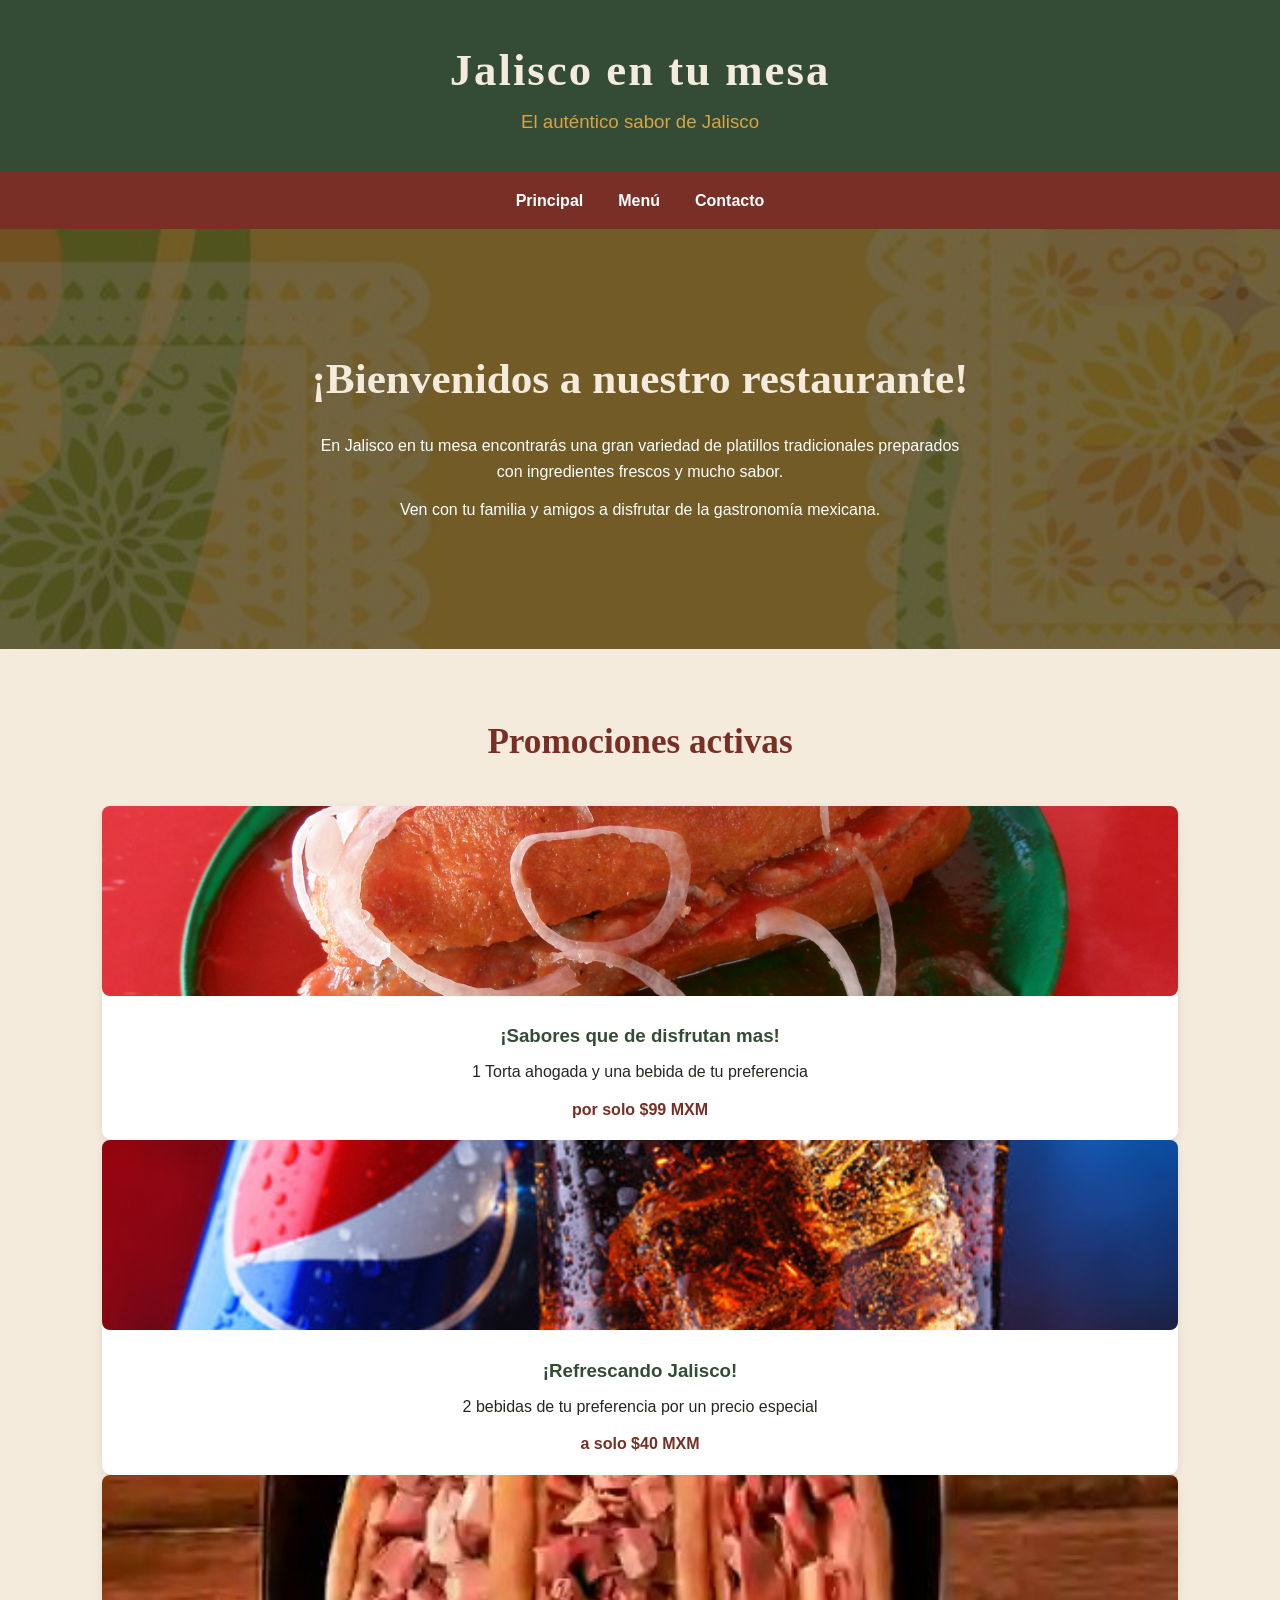
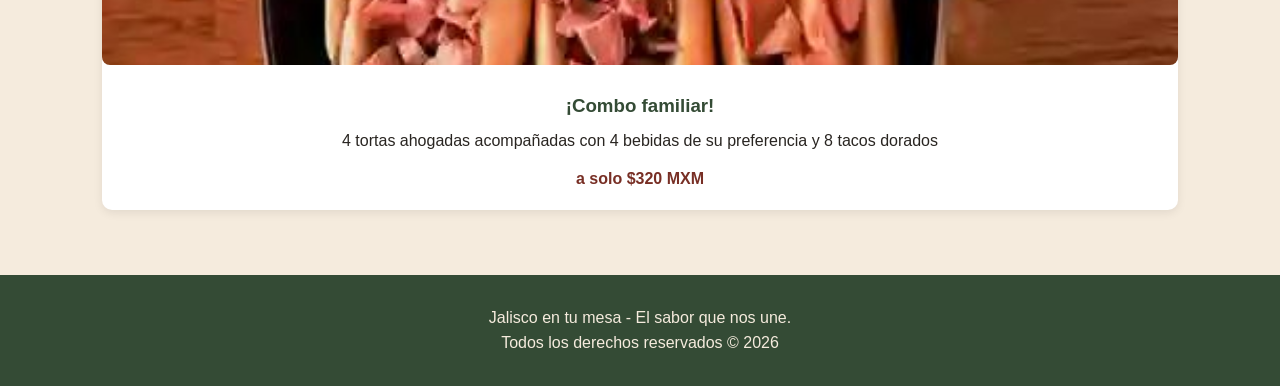
<file: index.html>
<!DOCTYPE html>
<html lang="es">
<head>
    <meta charset="UTF-8">
    <meta name="viewport" content="width=device-width, initial-scale=1.0">
    <title>jalisco en tu mesa</title>
    <link rel="stylesheet" href="style.css">
</head>

<body>

    <header class="encabezado">
        <h1>Jalisco en tu mesa</h1>
        <h3>El auténtico sabor de Jalisco</h3>
    </header>

    <nav class="navegacion">
        <a href="index.html">Principal</a>
        <a href="menu.html">Menú</a>
        <a href="contacto.html">Contacto</a>
    </nav>
    
    <main>
        <section class="inicio" id="inicio">
            <h2>
                ¡Bienvenidos a nuestro restaurante!
            </h2>

            <p>
                En Jalisco en tu mesa encontrarás una gran variedad
                de platillos tradicionales preparados con ingredientes
                frescos y mucho sabor.
            </p>

            <p>
                Ven con tu familia y amigos a disfrutar de la
                gastronomía mexicana.
            </p>
        </section>
        
        <section>
            <h2>Promociones activas</h2>
            
            <div class="contenedor-descuentos">
                <article class="promo">
                    <img src="assets/img/torta.jpg" width="200">
                        <div class="info-promo">
                            <h3>¡Sabores que de disfrutan mas!</h3>
                            <p>
                                1 Torta ahogada y una bebida de tu preferencia
                            </p>
                            <p class="precio">
                                por solo $99 MXM
                            </p>
                        </div>
                </article>
            </div> 
            
            <div class="contenedor-descuentos">
                <article class="promo">
                    <img src="assets/img/pepsi.jpg" width="200">
                        <div class="info-promo">
                            <h3>¡Refrescando Jalisco!</h3>
                            <p>
                                2 bebidas de tu preferencia por un precio especial
                            </p>
                            <p class="precio">
                                a solo $40 MXM
                            </p>
                        </div>
                </article>
            </div> 
            
            <div class="contenedor-descuentos">
                <article class="promo">
                    <img src="assets/img/combo.jpg" width="200">
                        <div class="info-promo">
                            <h3>¡Combo familiar!</h3>
                            <p>
                                4 tortas ahogadas acompañadas con 4 bebidas de su preferencia y 8 tacos dorados
                            </p>
                            <p class="precio">
                                a solo $320 MXM
                            </p>
                        </div>
                </article>
            </div> 
                
        </section>
    </main>
    
    <footer>
        <p>Jalisco en tu mesa - El sabor que nos une.</p>
        <p>Todos los derechos reservados © 2026</p>
    </footer>
    
</body>
</html>
</file>
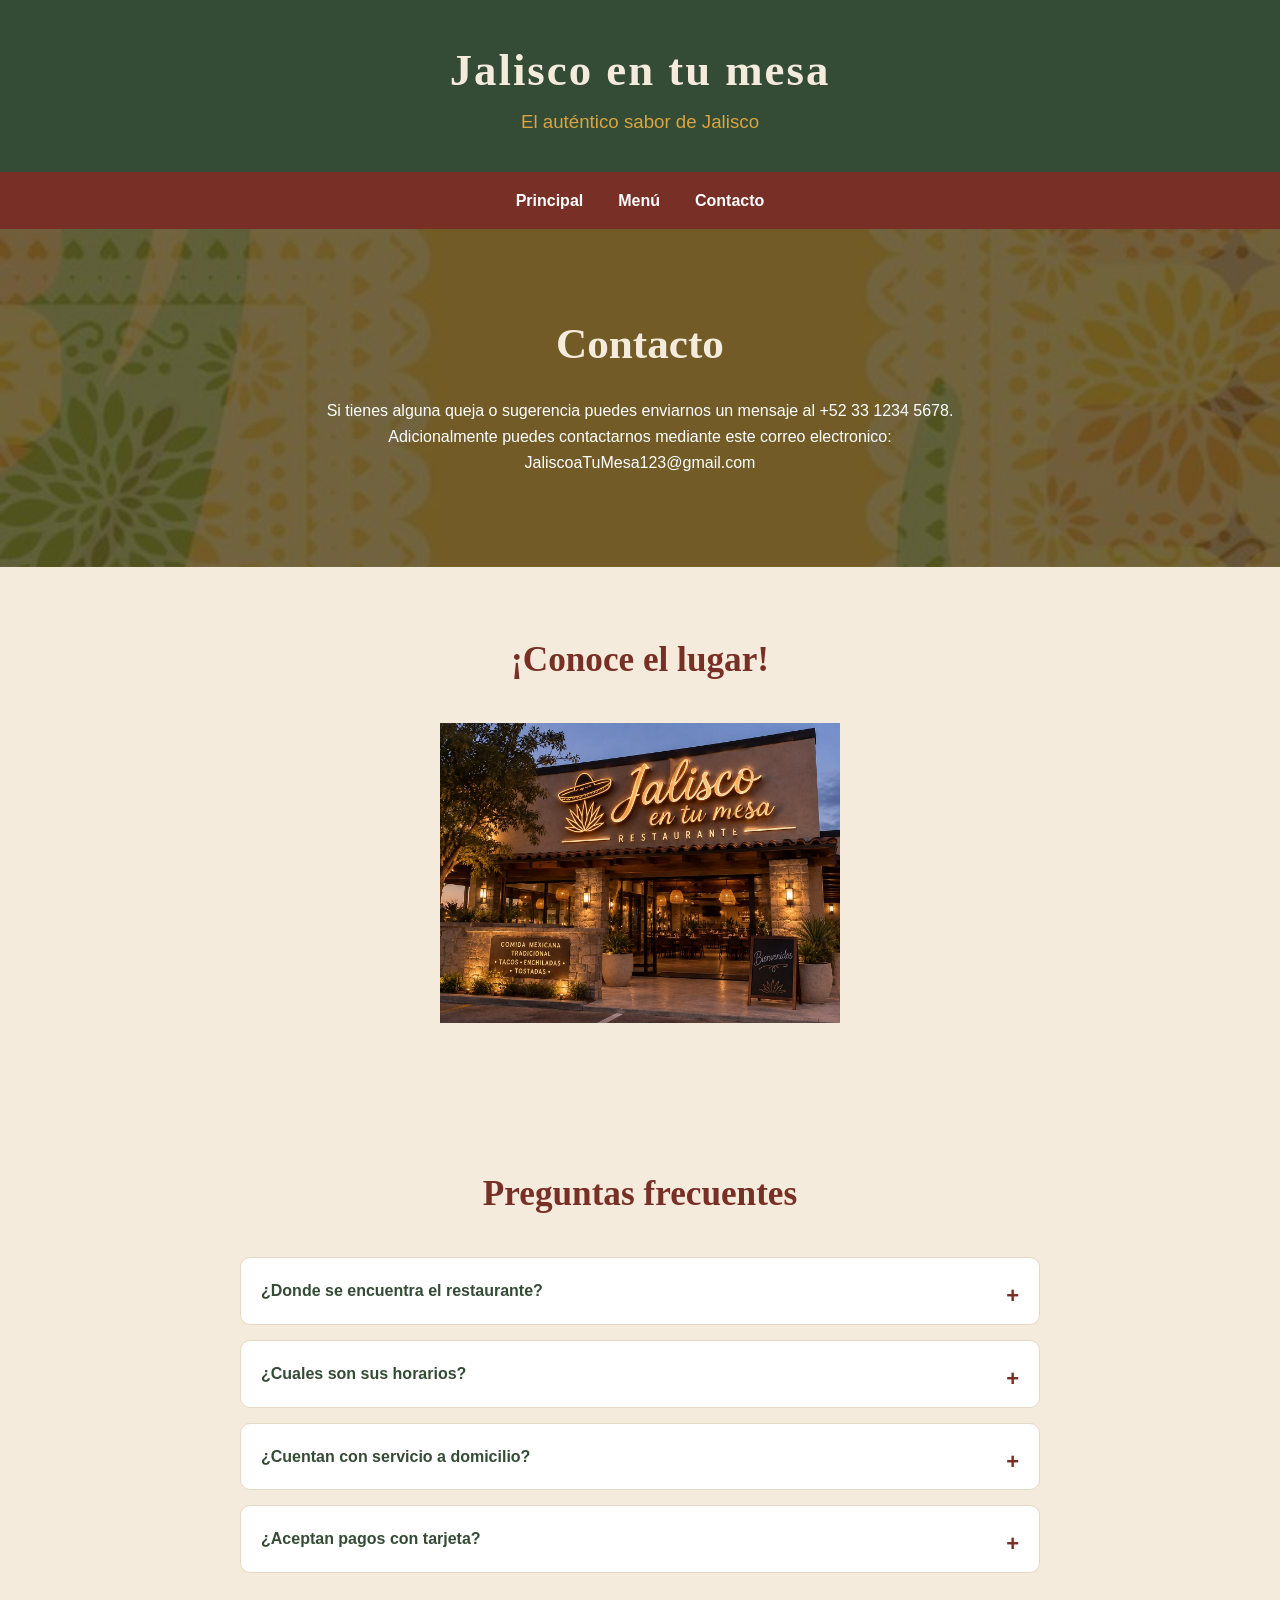
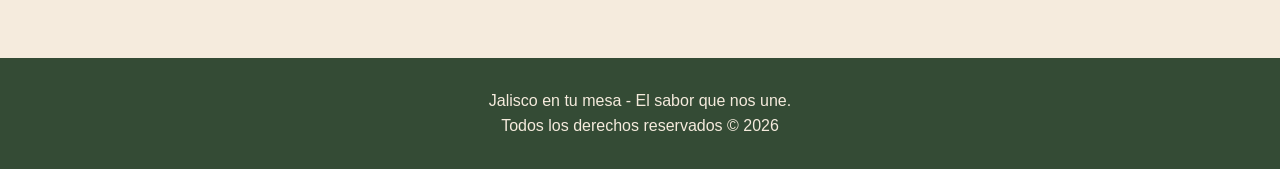
<file: contacto.html>
<!DOCTYPE html>
<html lang="es">
<head>
    <meta charset="UTF-8">
    <meta name="viewport" content="width=device-width, initial-scale=1.0">
    <title>Jalisco en tu mesa</title>
    <link rel="stylesheet" href="style.css">
</head>

<body>
    
    <header class="encabezado">
        <h1>Jalisco en tu mesa</h1>
        <h3>El auténtico sabor de Jalisco</h3>
    </header>
    
    <nav class="navegacion">
        <a href="index.html">Principal</a>
        <a href="menu.html">Menú</a>
        <a href="contacto.html">Contacto</a>
    </nav>

    <main>
        <section class="contacto">
            <h2>Contacto</h2>
            <p>
                Si tienes alguna queja o sugerencia puedes
                enviarnos un mensaje al +52 33 1234 5678.
                Adicionalmente puedes contactarnos mediante este correo electronico:
                JaliscoaTuMesa123@gmail.com
            </p>
        </section>
        
        <section>
            <h2>
                ¡Conoce el lugar!
            </h2>
            <div class="cen">
                <img src="assets/img/lugar.jpg" width="400"
            </div>                 
        </section>
            
        <section class="faq">
            <h2>Preguntas frecuentes</h2>
            
            <div class="contenedor-faq">
                <details class="pregunta">
                    <summary>
                        ¿Donde se encuentra el restaurante?
                    </summary>
                    <p>
                        Nos encontramos en Av. Dr. Mateo de Regil 9, Jardines del Ixtepete
                    </p>
                </details>
                
                <details class="pregunta">
                    <summary>
                        ¿Cuales son sus horarios?
                    </summary>
                    <p>
                        Lunes a viernes de 9:00 a.m a 9:00 p.m. y fines de semana de 10:00 a.m a 10:00 p.m.
                    </p>
                </details>
                
                <details class="pregunta">
                    <summary>
                        ¿Cuentan con servicio a domicilio?
                    </summary>
                    <p>
                        Por supuesto, puedes pedir desde uber eats y rappi, buscanos como "Jalisco en tu mesa".
                    </p>
                </details>
                    
                <details class="pregunta">
                    <summary>
                        ¿Aceptan pagos con tarjeta?
                    </summary>
                    <p>
                        Si, aceptamos efectivo y pagos con tarjeta.
                    </p>
                </details>
            </div>
        </section>     
    </main>
    
    <footer>
        <p>Jalisco en tu mesa - El sabor que nos une.</p>
        <p>Todos los derechos reservados © 2026</p>
    </footer>
</file>
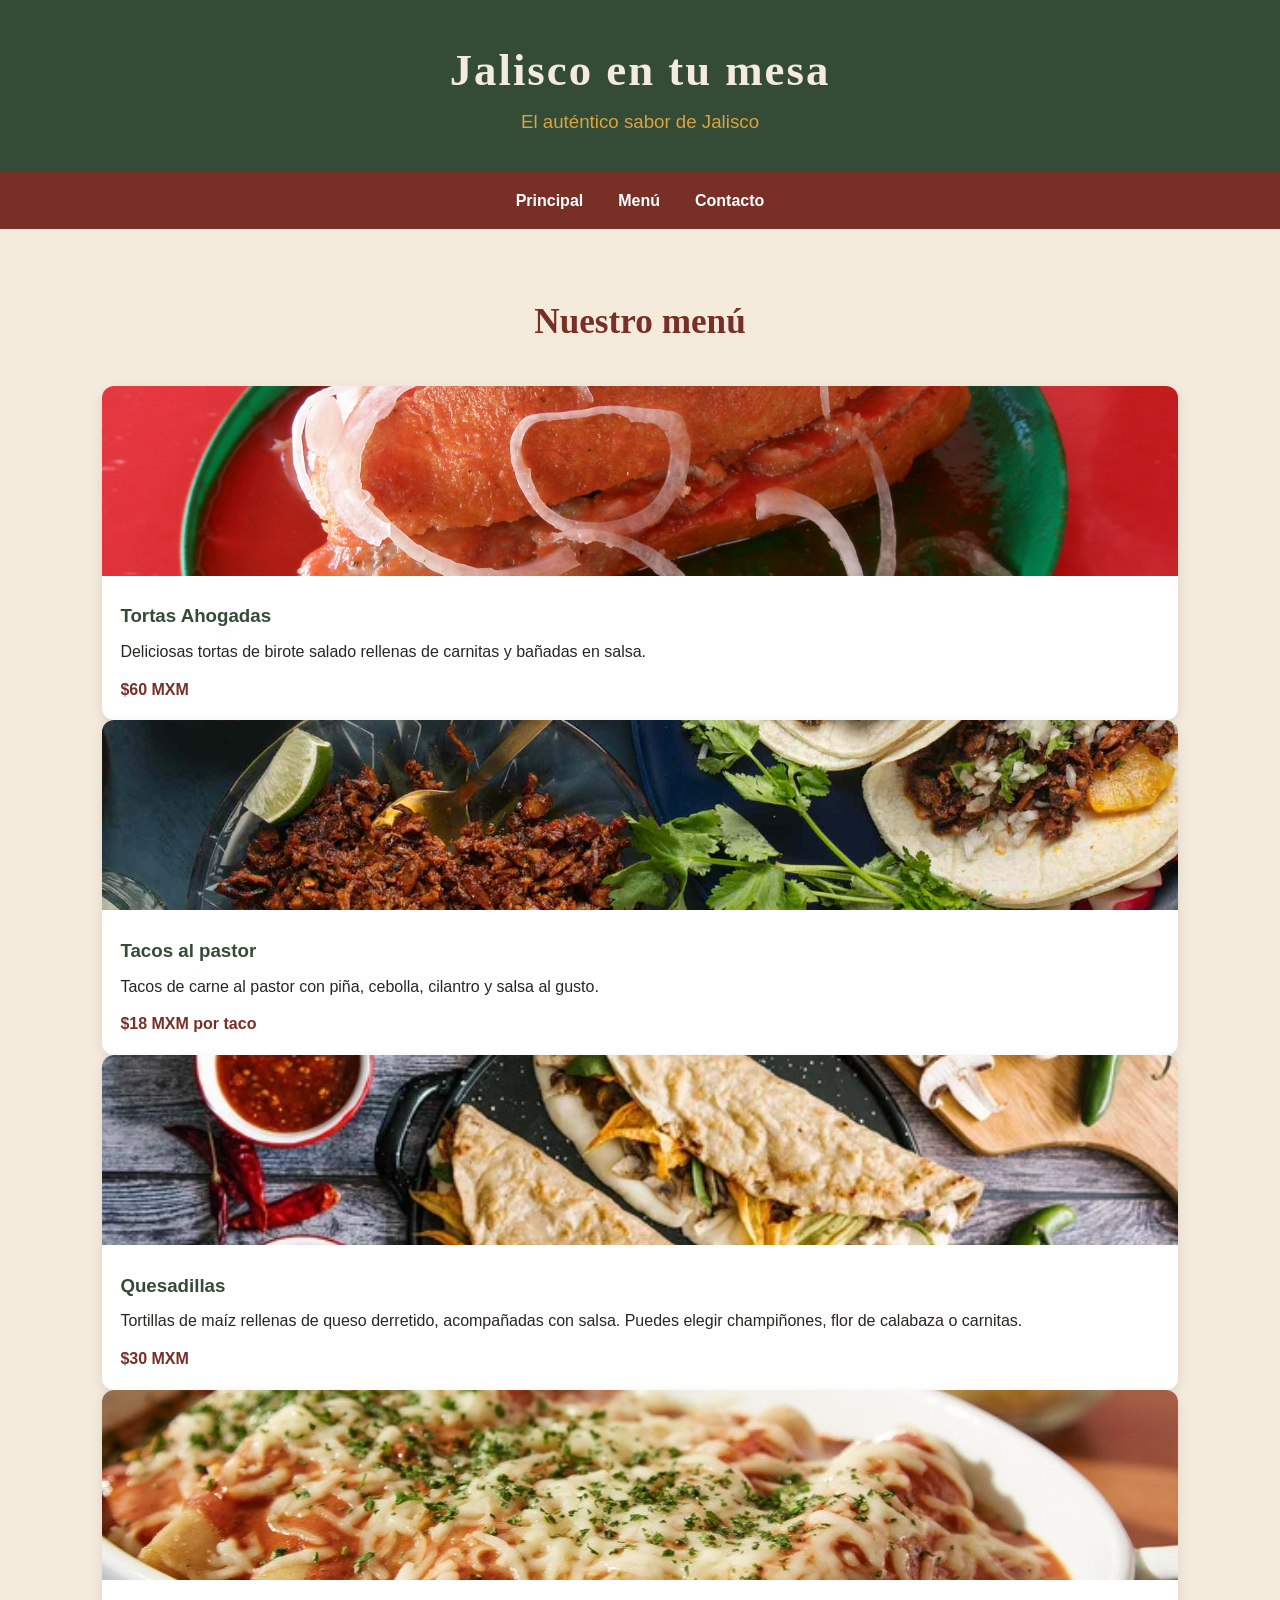
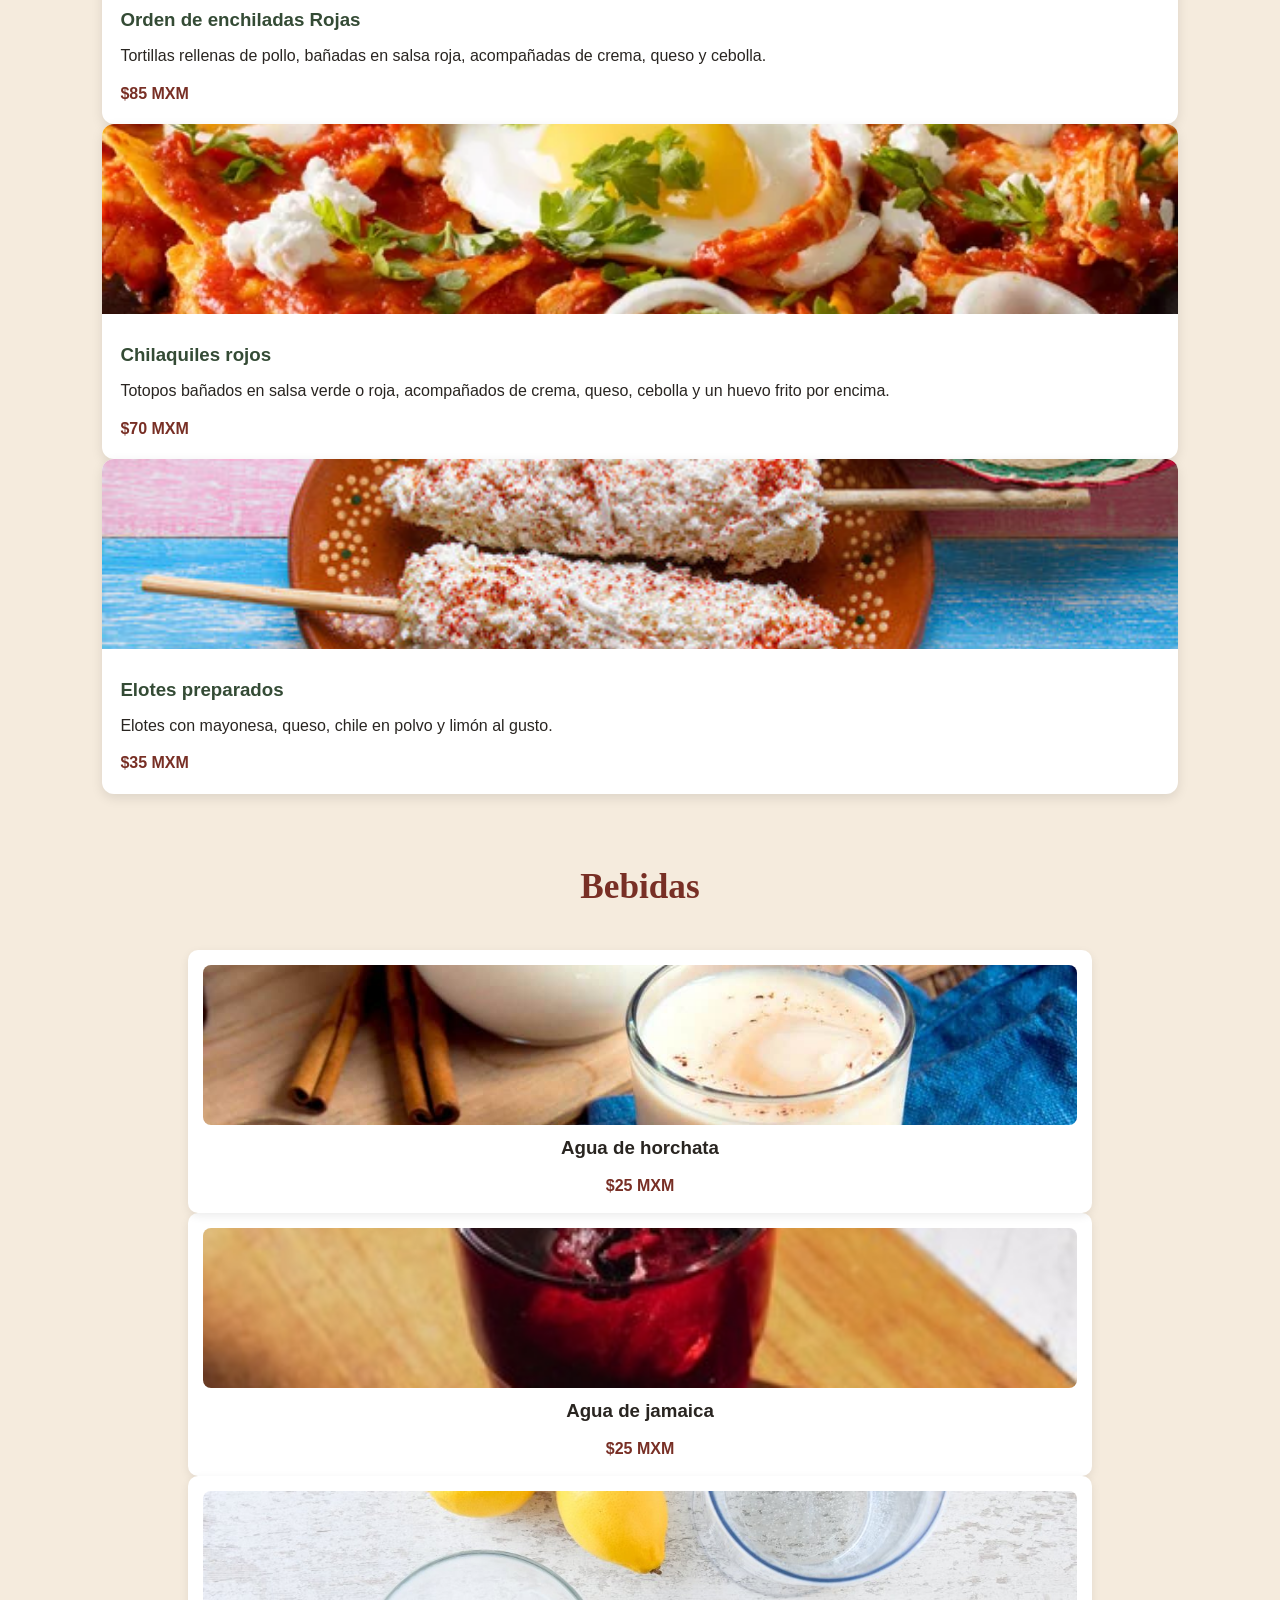
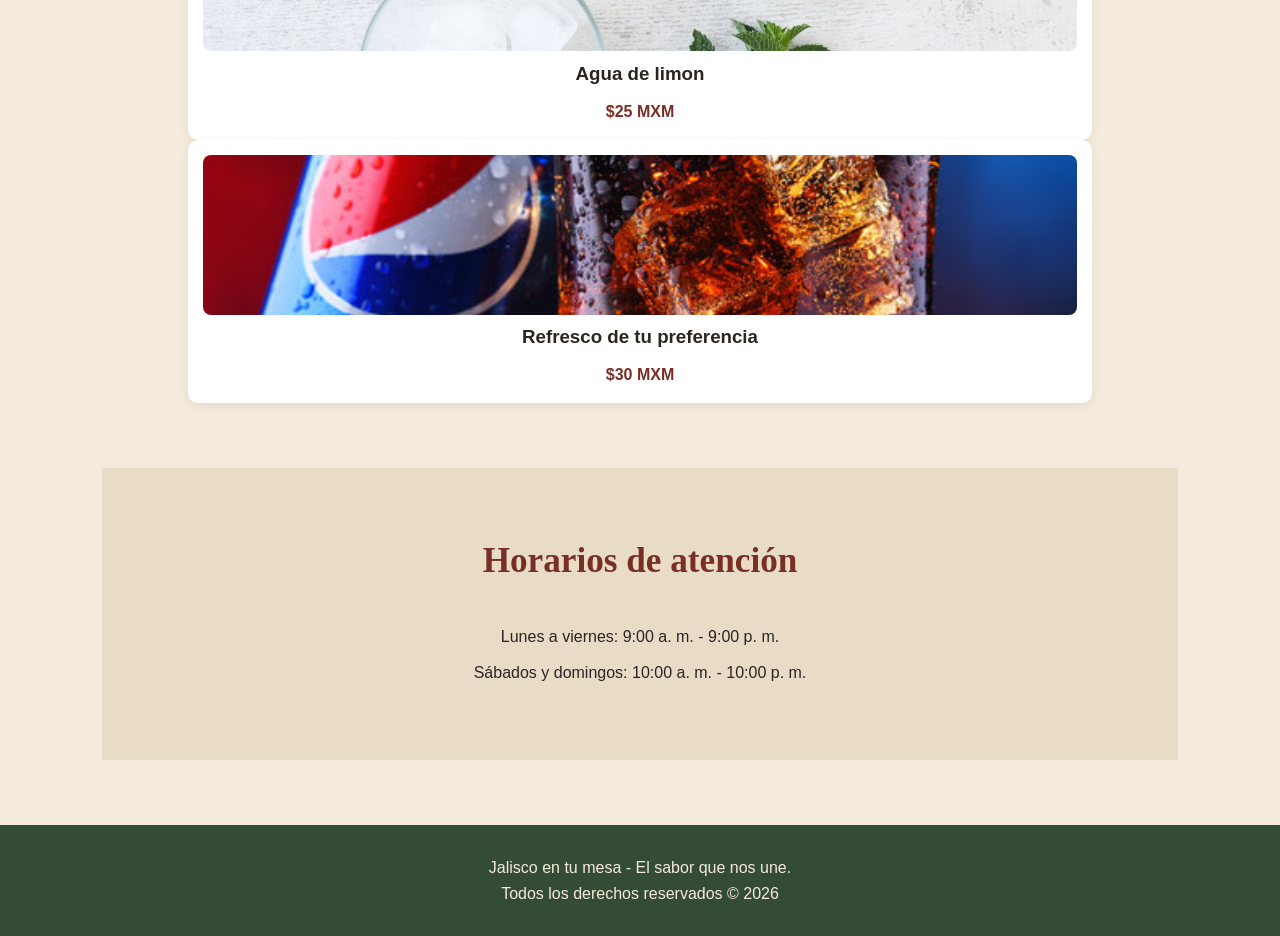
<file: menu.html>
<!DOCTYPE html>
<html lang="es">
<head>
    <meta charset="UTF-8">
    <meta name="viewport" content="width=device-width, initial-scale=1.0">
    <title>jalisco en tu mesa</title>
    <link rel="stylesheet" href="style.css">
</head>

<body>

    <header class="encabezado">
        <h1>Jalisco en tu mesa</h1>
        <h3>El auténtico sabor de Jalisco</h3>
    </header>

    <nav class="navegacion">
        <a href="index.html">Principal</a>
        <a href="menu.html">Menú</a>
        <a href="contacto.html">Contacto</a>
    </nav>

    <main>
        <section> 
            <h2>Nuestro menú</h2>
            
            <div class="contenedor-menu">
                <article class="platillo">
                    <img src="assets/img/torta.jpg" width="200"
                        alt="Torta Ahogada">
                        <div class="info-platillo">
                            <h3>Tortas Ahogadas</h3>
                            <p>
                                Deliciosas tortas de birote salado
                    rellenas de carnitas y bañadas en salsa.
                            </p>
                            <p class="precio">
                                $60 MXM
                            </p>
                        </div>
                </article>
            </div>
            
            <div class="contenedor-menu">
                <article class="platillo">
                    <img src="assets/img/tacos.jpg" width="200"
                        alt="Tacos al pastor">
                        <div class="info-platillo">
                            <h3>Tacos al pastor</h3>
                            <p>
                                Tacos de carne al pastor con piña, cebolla,
                cilantro y salsa al gusto.
                            </p>
                            <p class="precio">
                                $18 MXM por taco
                            </p>
                        </div>
                </article>
            </div>
            
            <div class="contenedor-menu">
                <article class="platillo">
                    <img src="assets/img/quesadilla.jpg" width="200"
                        alt="Quesadillas">
                        <div class="info-platillo">
                            <h3>Quesadillas</h3>
                            <p>
                                Tortillas de maíz rellenas de queso derretido, acompañadas con salsa.
                Puedes elegir champiñones, flor de calabaza o carnitas.
                            </p>
                            <p class="precio">
                                $30 MXM
                            </p>
                        </div>
                </article>
            </div>

            <div class="contenedor-menu">
                <article class="platillo">
                    <img src="assets/img/enchiladas.jpg" width="200"
                        alt="Enchiladas Rojas">
                        <div class="info-platillo">
                            <h3>Orden de enchiladas Rojas</h3>
                            <p>
                                Tortillas rellenas de pollo, bañadas en salsa roja,
                acompañadas de crema, queso y cebolla.
                            </p>
                            <p class="precio">
                                $85 MXM
                            </p>
                        </div>
                </article>
            </div>
            
            <div class="contenedor-menu">
                <article class="platillo">
                    <img src="assets/img/chilaquiles.jpg" width="200"
                        alt="Chilaquiles">
                        <div class="info-platillo">
                            <h3>Chilaquiles rojos</h3>
                            <p>
                                Totopos bañados en salsa verde o roja,
                acompañados de crema, queso, cebolla y un huevo frito por encima.
                            </p>
                            <p class="precio">
                                $70 MXM
                            </p>
                        </div>
                </article>
            </div>
            
            <div class="contenedor-menu">
                <article class="platillo">
                    <img src="assets/img/elote.jpg" width="200"
                        alt="Elotes preparados">
                        <div class="info-platillo">
                            <h3>Elotes preparados</h3>
                            <p>
                                Elotes con mayonesa, queso, chile en polvo
                y limón al gusto.
                            </p>
                            <p class="precio">
                                $35 MXM
                            </p>
                        </div>
                </article>
            </div>
                                
        <section> 
            <h2>Bebidas</h2>
            
            <div class="contenedor-bebidas">
                <article class="bebida">
                    <img src="assets/img/horchata.jpg" width="200"
                        alt="Agua de horchata">
                            <h3>Agua de horchata</h3>
                            <p class="precio">
                                $25 MXM
                            </p>
                </article>
            </div>
            
            <div class="contenedor-bebida">
                <article class="bebida">
                    <img src="assets/img/jamaica.jpg" width="200"
                        alt="Agua de jamaica">
                            <h3>Agua de jamaica</h3>
                            <p class="precio">
                                $25 MXM
                            </p>
                </article>
            </div>
                        
            <div class="contenedor-bebida">
                <article class="bebida">
                    <img src="assets/img/limon.jpg" width="200"
                        alt="Agua de limon">
                            <h3>Agua de limon</h3>
                            <p class="precio">
                                $25 MXM
                            </p>
                </article>
            </div>
                            
            <div class="contenedor-bebida">
                <article class="bebida">
                    <img src="assets/img/pepsi.jpg" width="200"
                        alt="Refresco">
                            <h3>Refresco de tu preferencia</h3>
                            <p class="precio">
                                $30 MXM
                            </p>
                </article>
            </div>
        </section>

        <section class="horarios">
            <h2>Horarios de atención</h2>

            <p>Lunes a viernes: 9:00 a. m. - 9:00 p. m.</p>
            <p>Sábados y domingos: 10:00 a. m. - 10:00 p. m.</p>
        </section>

    </main>

    <footer>
        <p>Jalisco en tu mesa - El sabor que nos une.</p>
        <p>Todos los derechos reservados © 2026</p>
    </footer>

</body>
</html>
</file>
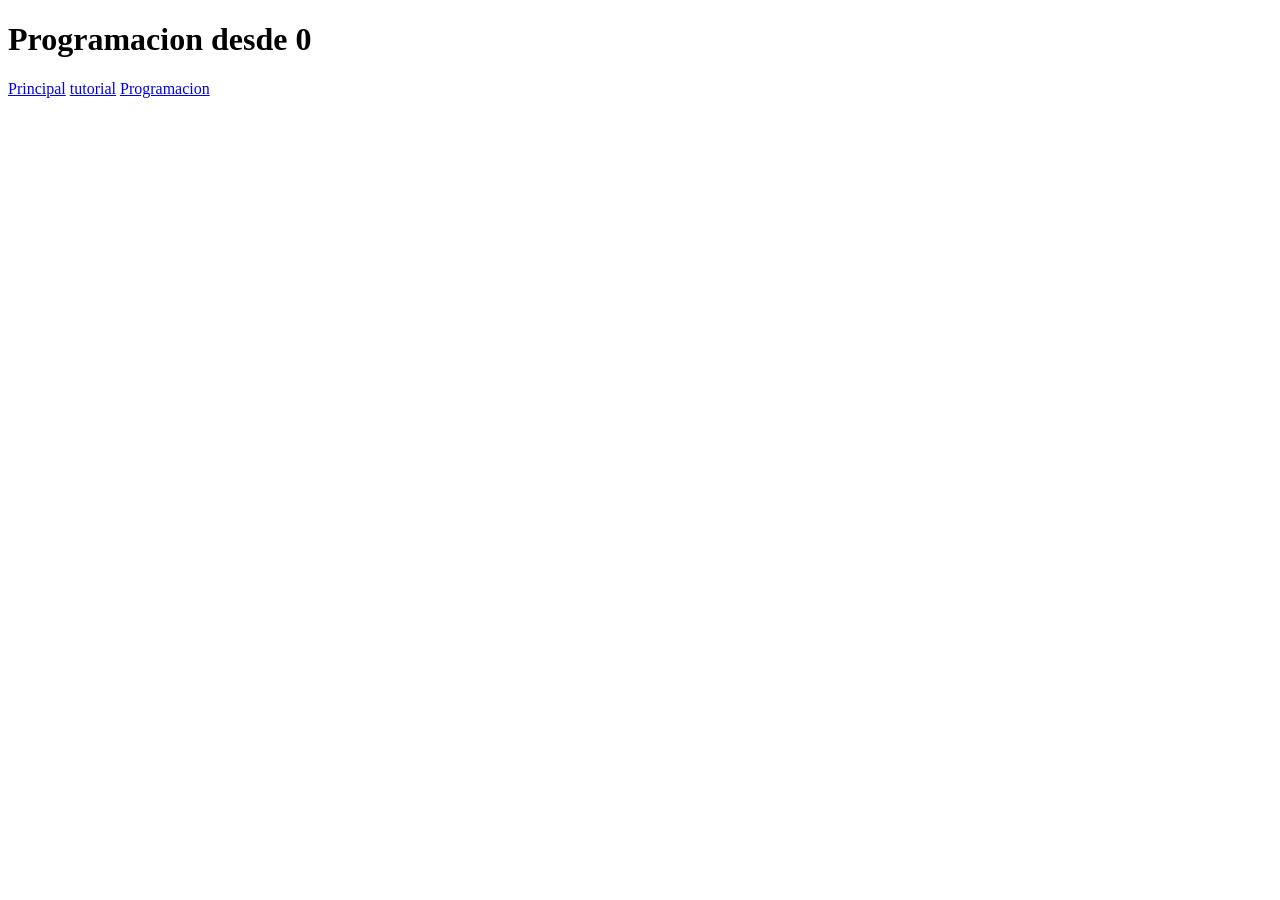
<file: programacion.html>
<!DOCTYPE html>
<html lang="es">
<head>
    <meta charset="UTF-8">
    <meta name="viewport" content="width=device-width, initial-scale=1.0">
    <title>Programacion</title>
</head>
<body>
    <header>
        <h1>Programacion desde 0</h1>
    </header>
        <a href="index.html">Principal</a>
        <a href="menu.html">tutorial</a>
        <a href="programacion.html">Programacion</a>
    <footer>

    </footer>
</body>
</html>
</file>
<file: style.css>
* {
    margin: 0;
    padding: 0;
    box-sizing: border-box;
}

:root {
    --rojo: #782F25;
    --maiz: #D9A441;
    --crema: #F5EBDD;
    --verde: #344B35;
    --cafe: #292521;
}

html {
    scroll-behavior: smooth;
}

body {
    font-family: Arial, sans-serif;
    background-color: var(--crema);
    color: var(--cafe);
    line-height: 1.6;
}

.encabezado {
    background-color: var(--verde);
    color: var(--crema);
    text-align: center;
    padding: 35px 20px;
}

.encabezado h1 {
    font-family: Georgia, serif;
    font-size: 2.8rem;
    letter-spacing: 2px;
}

.encabezado h3 {
    color: var(--maiz);
    font-weight: normal;
}

.navegacion {
    background-color: var(--rojo);
    display: flex;
    justify-content: center;
    gap: 35px;
    padding: 16px;
    position: sticky;
    top: 0;
    z-index: 10;
}

.navegacion a {
    color: white;
    text-decoration: none;
    font-weight: bold;
    transition: 0.3s;
}

.navegacion a:hover {
    color: var(--maiz);
}

.inicio {
    min-height: 420px;
    padding: 80px 10%;
    display: flex;
    flex-direction: column;
    justify-content: center;
    align-items: center;
    text-align: center;

    background:
        linear-gradient(
            rgba(0,0,0,0.55),
            rgba(0,0,0,0.55)
        ),
        url("assets/img/fondo.jpg");

    background-size: cover;
    background-position: center;

    color: white;
}

.inicio h2 {
    font-family: Georgia, serif;
    font-size: 2.7rem;
    margin-bottom: 20px;
    color: var(--crema)
}

.inicio p {
    max-width: 650px;
    margin-bottom: 12px;
}

.boton {
    display: inline-block;
    background-color: var(--maiz);
    color: var(--cafe);
    padding: 12px 25px;
    margin-top: 20px;
    border-radius: 6px;
    text-decoration: none;
    font-weight: bold;
    transition: 0.3s;
}

.boton:hover {
    background-color: white;
    transform: translateY(-3px);
}

section {
    padding: 65px 8%;
}

section h2 {
    text-align: center;
    color: var(--rojo);
    font-family: Georgia, serif;
    font-size: 2.2rem;
    margin-bottom: 35px;
}

.contenedor-menu {
    display: grid;
    grid-template-columns:
        repeat(auto-fit, minmax(230px, 1fr));
    gap: 25px;
}

.platillo {
    background-color: white;
    border-radius: 12px;
    overflow: hidden;
    box-shadow: 0 4px 12px rgba(0,0,0,0.10);
    transition: 0.3s;
}

.platillo:hover {
    transform: translateY(-7px);
    box-shadow: 0 8px 20px rgba(0,0,0,0.18);
}

.platillo img {
    width: 100%;
    height: 190px;
    object-fit: cover;
}

.info-platillo {
    padding: 18px;
}

.info-platillo h3 {
    color: var(--verde);
    margin-bottom: 8px;
}

.precio {
    color: var(--rojo);
    font-weight: bold;
    margin-top: 12px;
}

.contenedor-bebidas {
    display: grid;
    grid-template-columns:
        repeat(auto-fit, minmax(200px, 1fr));
    gap: 20px;
}

.bebida {
    background-color: white;
    border-radius: 10px;
    padding: 15px;
    text-align: center;
    box-shadow: 0 3px 10px rgba(0,0,0,0.08);
    transition: 0.3s
}

.bebida img {
    width: 100%;
    height: 160px;
    object-fit: cover;
    border-radius: 8px;
}

.bebida:hover {
    transform: translateY(-7px);
    box-shadow: 0 8px 20px rgba(0,0,0,0.18);
}

.bebida p {
    margin-top: 10px;
}

.horarios {
    background-color: #E9DCC7;
    text-align: center;
}

.horarios p {
    margin: 10px;
    text-align: center;
}

footer {
    background-color: var(--verde);
    color: var(--crema);
    text-align: center;
    padding: 30px;
}

@media (max-width: 600px) {

    .encabezado h1 {
        font-size: 2rem;
    }

    .navegacion {
        gap: 18px;
        flex-wrap: wrap;
    }

    .inicio {
        padding: 60px 7%;
    }

    .inicio h2 {
        font-size: 2rem;
    }

    section {
        padding: 45px 6%;
    }
}

.contacto {
    padding: 80px 10%;
    display: flex;
    flex-direction: column;
    justify-content: center;
    align-items: center;
    text-align: center;

    background:
        linear-gradient(
            rgba(0,0,0,0.55),
            rgba(0,0,0,0.55)
        ),
        url("assets/img/fondo.jpg");

    background-size: cover;
    background-position: center;

    color: white;
}

.contacto h2 {
    font-family: Georgia, serif;
    font-size: 2.7rem;
    margin-bottom: 20px;
    color: var(--crema)
}

.contacto p {
    max-width: 650px;
    margin-bottom: 12px;
}

.faq {
    background-color: var(--crema);
    padding: 70px 10%;
}

.contenedor-faq {
    max-width: 800px;
    margin: auto;
}

.pregunta {
    background-color: white;
    margin-bottom: 15px;
    border-radius: 10px;
    border: 1px solid #e5d8c5;
    overflow: hidden;
    transition: 0.3s;
}

.pregunta summary {
    padding: 20px;
    cursor: pointer;
    font-weight: bold;
    color: var(--verde);
    list-style: none;
}

.pregunta summary::-webkit-details-marker {
    display: none;
}

.pregunta summary::after {
    content: "+";
    float: right;
    color: var(--rojo);
    font-size: 22px;
}

.pregunta[open] summary::after {
    content: "−";
}

.pregunta:hover {
    border-color: var(--maiz);
    box-shadow: 0 4px 12px rgba(0,0,0,0.08);
}

.pregunta p {
    padding: 0 20px 20px;
    color: #62594F;
    line-height: 1.7;
}

.contenedor-descuentos {
    display: grid;
    grid-template-columns:
        repeat(auto-fit, minmax(230px, 1fr));
    gap: 25px;
}

.promo {
    background-color: white;
    border-radius: 10px;
    text-align: center;
    box-shadow: 0 3px 10px rgba(0,0,0,0.08);
    transition: 0.3s
}

.promo:hover {
    transform: translateY(-7px);
    box-shadow: 0 8px 20px rgba(0,0,0,0.18);
}

.promo img {
    width: 100%;
    height: 190px;
    object-fit: cover;
    border-radius: 8px
}

.info-promo {
    padding: 18px;
}

.promo h3 {
    color: var(--verde);
    margin-bottom: 8px;
}

html, body {
    min-height: 100%;
}

body {
    min-height: 100vh;
    display: flex;
    flex-direction: column;
}

main {
    flex: 1;
}

.cen {
    text-align: center;
}
</file>
